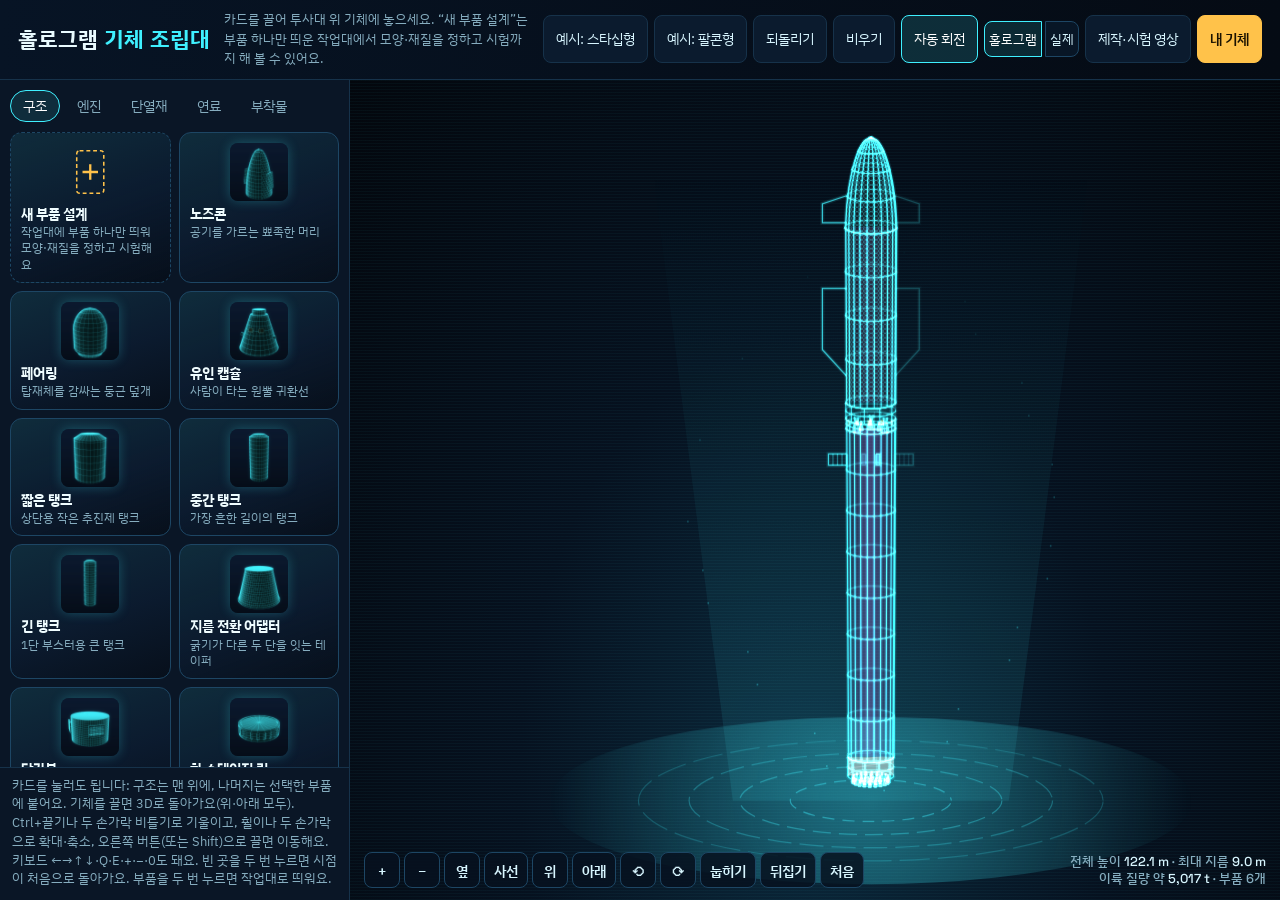
<file: index.html>
<!DOCTYPE html>
<html lang="ko">
<head>
<meta charset="utf-8">
<meta name="viewport" content="width=device-width,initial-scale=1">
<title>홀로그램 기체 조립대</title>
<link rel="preconnect" href="https://fonts.googleapis.com">
<link href="https://fonts.googleapis.com/css2?family=IBM+Plex+Sans+KR:wght@400;600;700&family=Space+Grotesk:wght@500;700&display=swap" rel="stylesheet">
<link rel="stylesheet" href="css/style.css">
</head>
<body>
<div class="app">
 <header>
  <h1>홀로그램 <span>기체 조립대</span></h1>
  <p>카드를 끌어 투사대 위 기체에 놓으세요. “새 부품 설계”는 부품 하나만 띄운 작업대에서 모양·재질을 정하고 시험까지 해 볼 수 있어요.</p>
  <div class="tb">
   <button class="b" id="exSS">예시: 스타십형</button><button class="b" id="exF9">예시: 팔콘형</button>
   <button class="b" id="undo">되돌리기</button><button class="b" id="clear">비우기</button><button class="b on" id="spin">자동 회전</button><span class="seg" role="group" aria-label="보기"><button class="b" data-look="holo" aria-pressed="true">홀로그램</button><button class="b" data-look="real" aria-pressed="false">실제</button></span><button class="b" id="studioBtn">제작·시험 영상</button><button class="b hot" id="shipsBtn" aria-expanded="false">내 기체</button>
  </div>
  <div class="pop" id="pop" hidden>
   <h3>기체 저장하기</h3>
   <div class="save"><input id="shipName" placeholder="기체 이름" maxlength="40"><button class="b hot" id="shipSave">저장</button></div>
   <ul class="ships" id="ships"></ul>
   <div class="tb"><button class="b" id="exp">파일로 내보내기</button><button class="b" id="impBtn">파일 가져오기</button><input type="file" id="imp" accept="application/json,.json" hidden></div>
  </div>
 </header>
 <aside class="deck">
  <div class="cats" id="cats" role="tablist"></div>
  <div class="cards" id="cards"></div>
  <div class="editor" id="editor" hidden></div>
  <p class="hint" id="hint">카드를 눌러도 됩니다: 구조는 맨 위에, 나머지는 선택한 부품에 붙어요. 기체를 끌면 3D로 돌아가요(위·아래 모두). Ctrl+끌기나 두 손가락 비틀기로 기울이고, 휠이나 두 손가락으로 확대·축소, 오른쪽 버튼(또는 Shift)으로 끌면 이동해요. 키보드 ←→↑↓·Q·E·+·−·0도 돼요. 빈 곳을 두 번 누르면 시점이 처음으로 돌아가요. 부품을 두 번 누르면 작업대로 띄워요.</p>
 </aside>
 <main class="stage" id="stage">
  <canvas id="cv"></canvas>
  <div class="mode" id="mode" hidden></div>
  <div class="selbox" id="selbox" hidden></div>
  <div class="hud" id="hud" hidden></div>
  <div class="empty" id="empty" hidden>투사대가 비어 있어요. 구조 카드나 “새 부품 설계”부터 시작해 보세요</div>
  <div class="viewctl" id="viewctl" role="toolbar" aria-label="홀로그램 시점">
   <button data-v="in" aria-label="확대" title="확대 (휠 위로)">+</button><button data-v="out" aria-label="축소" title="축소 (휠 아래로)">−</button>
   <button data-v="side" title="옆에서 보기">옆</button><button data-v="iso" title="비스듬히 보기">사선</button><button data-v="top" title="위에서 보기">위</button><button data-v="below" title="아래에서 올려다보기">아래</button>
   <button data-v="rl" aria-label="왼쪽으로 기울이기" title="왼쪽으로 기울이기 (Q, Ctrl+끌기)">⟲</button><button data-v="rr" aria-label="오른쪽으로 기울이기" title="오른쪽으로 기울이기 (E)">⟳</button><button data-v="lay" title="옆으로 눕히기 / 세우기">눕히기</button><button data-v="flip" title="거꾸로 뒤집기">뒤집기</button>
   <button data-v="reset" title="시점 처음으로 (빈 곳 두 번 클릭, 0)">처음</button>
  </div>
  <div class="info" id="info"></div>
  <div class="toast" id="toast"></div>
 </main>
</div>
<script src="js/01-data.js"></script>
<script src="js/02-shape.js"></script>
<script src="js/03-state.js"></script>
<script src="js/04-physics.js"></script>
<script src="js/05-deck.js"></script>
<script src="js/06-editor.js"></script>
<script src="js/07-test-run.js"></script>
<script src="js/08-render.js"></script>
<script src="js/09-test-fx.js"></script>
<script src="js/10-io.js"></script>
<script src="js/11-input.js"></script>
<script src="js/12-api.js"></script>
<script src="js/13-real.js"></script>
<script src="js/14-studio.js"></script>
<!-- 확장 모듈: 각 AI는 자기 파일 한 줄만 여기에 추가합니다 (핵심 파일은 고치지 않기) -->
<!-- <script src="js/ext/structure-lab.js"></script>   GPT: 구조 시험 시뮬레이션 -->
<script src="js/ext/insulation-lab.js"></script><!-- Gemini 엔진 + Claude 연결: 단열재 실험 -->
<!-- <script src="js/ext/engine-lab.js"></script>      Grok: 엔진 설계·시험·이미지 -->
<script src="js/99-boot.js"></script>
</body>
</html>
</file>
<file: css/style.css>
/* VOICE everyday — 만들고 시험하는 작업대
   IDEA 공상과학 격납고의 홀로그램 투사대와 시험장: 카드를 올리면 빛으로 조립되고, 부품 하나를 띄워 압력·플라즈마 시험을 건다
   PICTURE 투사대 위 와이어프레임 발사체, 작업대 모드에서는 부품 하나가 크게 떠서 시험 장비에 물린다
   COLOUR 밤 남색 바탕, 홀로그램 청록, 선택·치수는 호박색, 실패는 빨강, 연료는 각자의 색
   TYPE Space Grotesk (제목·숫자) + IBM Plex Sans KR
   LAYOUT 노트북: 왼쪽 카드 덱/설계 패널 · 가운데 투사대, 시험 계기는 오른쪽 위 / 휴대폰: 투사대 위, 덱·패널 아래 */
:root{color-scheme:dark;--bg:#050b14;--panel:#0a1626;--line:#16324a;--ink:#d8f6ff;--mut:#86adbf;--holo:#3ff0ff;--sel:#ffc24a;--warn:#ff5d73;--ok:#5dff9e}
*{box-sizing:border-box;min-width:0}
[hidden]{display:none!important}
html,body{height:100%;margin:0}
body{background:var(--bg);color:var(--ink);font:15px/1.5 "IBM Plex Sans KR",system-ui,sans-serif;overflow:hidden}
button,input,select{font:inherit;color:inherit}
.app{display:grid;grid-template-columns:minmax(280px,350px) minmax(0,1fr);grid-template-rows:auto minmax(0,1fr);height:100%}
header{grid-column:1/-1;display:flex;align-items:center;gap:14px;flex-wrap:wrap;padding:10px 18px;border-bottom:1px solid var(--line);background:linear-gradient(90deg,#071425,#050b14);position:relative;z-index:5}
h1{font:700 22px/1.1 "Space Grotesk","IBM Plex Sans KR",sans-serif;margin:0;color:#e9fbff}
h1 span{color:var(--holo)}
header p{margin:0;color:var(--mut);font-size:13px;flex:1 1 240px}
.tb{display:flex;gap:6px;flex-wrap:wrap}
.b{border:1px solid var(--line);background:#0b1b2e;border-radius:8px;padding:7px 12px;font-size:13.5px;cursor:pointer;min-height:36px}
.b:hover{border-color:var(--holo);color:#fff}
.b:disabled{opacity:.4;cursor:default}
.b.on{background:rgba(63,240,255,.14);border-color:var(--holo);color:#fff}
.b.hot{background:var(--sel);border-color:var(--sel);color:#1a1200;font-weight:600}
.b.arm{background:var(--warn);border-color:var(--warn);color:#fff}
.deck{border-right:1px solid var(--line);background:var(--panel);display:flex;flex-direction:column;min-height:0}
.cats{display:flex;gap:4px;padding:10px 10px 6px;flex-wrap:wrap}
.cat{border:1px solid transparent;background:none;border-radius:999px;padding:5px 12px;font-size:13.5px;color:var(--mut);cursor:pointer}
.cat.on{color:#fff;border-color:var(--holo);background:rgba(63,240,255,.1)}
.cat.ed{color:var(--sel)}.cat.ed.on{border-color:var(--sel);background:rgba(255,194,74,.12)}
.cards{flex:1;overflow:auto;padding:4px 10px 16px;display:grid;grid-template-columns:repeat(2,minmax(0,1fr));gap:8px;align-content:start;grid-auto-rows:max-content}
.sec{grid-column:1/-1;font-size:13px;color:var(--mut);margin:6px 2px 0}
.card{position:relative;border:1px solid #1d4664;border-radius:12px;padding:10px 10px 9px;background:linear-gradient(160deg,rgba(63,240,255,.10),rgba(43,140,255,.04) 55%,rgba(5,11,20,.6));cursor:grab;user-select:none;touch-action:pan-y;overflow:hidden}
.card.mine{border-color:#6b5a2a;background:linear-gradient(160deg,rgba(255,194,74,.13),rgba(5,11,20,.6))}
.card.new{border-style:dashed;cursor:pointer}
.card::after{content:"";position:absolute;inset:0;background:linear-gradient(115deg,transparent 30%,rgba(255,255,255,.10) 45%,transparent 60%);transform:translateX(-120%);transition:transform .6s;pointer-events:none}
.card:hover::after{transform:translateX(120%)}
.card:hover{border-color:var(--holo)}
.card svg,.card img{width:100%;height:58px;display:block;object-fit:contain}
.ic{position:relative;display:block}.ic img{position:absolute;inset:0;margin:auto;width:58px;border-radius:8px;box-shadow:0 0 12px rgba(63,240,255,.25)}.ic.has svg{visibility:hidden}
.card b{display:block;font-size:13.5px;line-height:1.3;margin-top:4px;color:#f0fdff}
.card small{display:block;color:var(--mut);font-size:12px;line-height:1.35;margin-top:2px}
.cbtn{position:absolute;top:6px;z-index:2;border:1px solid #6b5a2a;background:#1a1408;border-radius:999px;font-size:12px;padding:1px 8px;cursor:pointer}
.cbtn.del{right:6px}.cbtn.edt{left:6px}.cbtn.pic{left:6px;top:30px}.cbtn.pic.top{top:6px}
.edthumb{width:52px;height:52px;border-radius:8px;box-shadow:0 0 12px rgba(63,240,255,.25);align-self:center}
.cbtn.arm{background:var(--warn);border-color:var(--warn);color:#fff}
.dots{display:flex;gap:3px;margin-top:5px}
.dots i{width:16px;height:5px;border-radius:3px;background:#1d3346}
.dots i.ok{background:var(--ok)}.dots i.no{background:var(--warn)}
.deck .hint{margin:0;padding:8px 12px 12px;color:var(--mut);font-size:12.5px;border-top:1px solid var(--line)}
.editor{flex:1;overflow:auto;padding:4px 14px 18px}
.edhead{display:flex;align-items:baseline;gap:8px;margin:4px 0 8px;flex-wrap:wrap}
.edhead h2{font-size:16px;margin:0;color:var(--sel)}
.edhead small{color:var(--mut);font-size:12.5px}
details{border-top:1px solid var(--line);padding:8px 0}
summary{cursor:pointer;font-weight:600;font-size:14.5px;list-style:none;display:flex;justify-content:space-between;align-items:center;min-height:30px}
summary::-webkit-details-marker{display:none}
summary::after{content:"+";color:var(--mut);font-weight:400}
details[open]>summary::after{content:"−"}
.row{display:grid;grid-template-columns:4.6em minmax(0,1fr);align-items:center;gap:8px;margin:6px 0;font-size:13.5px;color:var(--mut)}
.row input,.row select{background:#06111f;border:1px solid #23506f;border-radius:8px;padding:7px 9px;font-size:16px;width:100%}
.lbl{font-size:13px;color:var(--mut);margin:8px 0 6px}
.shapes{display:grid;grid-template-columns:repeat(4,minmax(0,1fr));gap:6px;margin-bottom:8px}
.shp{border:1px solid #1d4664;background:#081626;border-radius:10px;padding:4px 2px 5px;cursor:pointer;font-size:12.5px;text-align:center}
.shp svg{width:100%;height:32px;display:block}
.shp.on{border-color:var(--sel);background:rgba(255,194,74,.12);color:#fff}
.fld{display:grid;grid-template-columns:5.6em minmax(0,1fr) auto;align-items:center;gap:8px;margin-bottom:5px;font-size:13.5px}
.fld label{color:var(--mut)}
.num{display:flex;align-items:center;gap:4px;white-space:nowrap;color:var(--mut);font-size:13px}
.num input{width:4.8em;background:#06111f;border:1px solid #23506f;border-radius:7px;padding:5px 6px;font-size:16px;text-align:right;font-variant-numeric:tabular-nums}
.props{display:grid;grid-template-columns:repeat(2,minmax(0,1fr));gap:6px 10px}
.props label{display:flex;flex-direction:column;font-size:12.5px;color:var(--mut)}
.props label span{display:flex;align-items:center;gap:4px;white-space:nowrap}
.props input{width:100%;background:#06111f;border:1px solid #23506f;border-radius:7px;padding:5px 6px;font-size:16px;text-align:right;font-variant-numeric:tabular-nums}
.derived{display:grid;grid-template-columns:repeat(3,minmax(0,1fr));gap:6px;margin:8px 0 2px}
.derived div{background:#06111f;border:1px solid var(--line);border-radius:8px;padding:5px 8px;font-size:12px;color:var(--mut)}
.derived b{display:block;font:600 15px/1.2 "Space Grotesk",sans-serif;color:var(--ink);white-space:nowrap}
input[type=range]{-webkit-appearance:none;appearance:none;height:28px;background:transparent;width:100%;cursor:pointer}
input[type=range]::-webkit-slider-runnable-track{height:4px;border-radius:2px;background:linear-gradient(90deg,var(--holo),#1d4664)}
input[type=range]::-moz-range-track{height:4px;border-radius:2px;background:linear-gradient(90deg,var(--holo),#1d4664)}
input[type=range]::-webkit-slider-thumb{-webkit-appearance:none;width:18px;height:18px;border-radius:50%;background:var(--sel);margin-top:-7px;box-shadow:0 0 10px rgba(255,194,74,.7)}
input[type=range]::-moz-range-thumb{width:18px;height:18px;border:0;border-radius:50%;background:var(--sel)}
.tests{display:grid;grid-template-columns:repeat(auto-fill,minmax(58px,1fr));gap:5px;margin:4px 0 8px}
.tbtn{border:1px solid #1d4664;background:#081626;border-radius:10px;padding:6px 2px;cursor:pointer;font-size:12.5px;line-height:1.25;text-align:center;position:relative}
.tbtn.on{border-color:var(--holo);background:rgba(63,240,255,.12);color:#fff}
.tbtn i{display:block;height:4px;border-radius:2px;background:#1d3346;margin:5px 6px 0}
.tbtn i.ok{background:var(--ok)}.tbtn i.no{background:var(--warn)}
.tdesc{font-size:13px;color:var(--mut);margin:0 0 6px}
.res{margin-top:8px;border:1px solid var(--line);border-radius:10px;padding:8px 10px;font-size:13px}
.res.ok{border-color:rgba(93,255,158,.5)}.res.no{border-color:rgba(255,93,115,.6)}
.res b{font-size:14px}
.res.ok b{color:var(--ok)}.res.no b{color:var(--warn)}
.res p{margin:3px 0 0;color:var(--mut)}
.chk{display:flex;align-items:center;gap:8px;font-size:13.5px;color:var(--mut);margin:6px 0}
.chk input{width:18px;height:18px}
.seg{display:flex;gap:4px;margin:6px 0}
.seg button{flex:1;border:1px solid #1d4664;background:#081626;border-radius:8px;padding:6px 4px;font-size:13px;cursor:pointer}
.seg button.on{border-color:var(--holo);background:rgba(63,240,255,.12);color:#fff}
.editor .tb{margin-top:8px}
.note{color:var(--mut);font-size:12.5px;margin:8px 0 0}
.stage{position:relative;min-height:0;overflow:hidden;background:radial-gradient(ellipse at 50% 85%,#0b2a3d 0,#06111f 45%,#03070d 100%)}
.stage canvas{position:absolute;inset:0;width:100%;height:100%;touch-action:none}
.stage::after{content:"";position:absolute;inset:0;pointer-events:none;background:repeating-linear-gradient(0deg,rgba(63,240,255,.035) 0 1px,transparent 1px 3px)}
.selbox{position:absolute;left:16px;top:16px;z-index:2;max-width:min(340px,calc(100% - 32px));border:1px solid #1d4664;border-radius:12px;background:rgba(6,17,31,.88);backdrop-filter:blur(6px);padding:10px 12px}
body.editing .selbox{display:none}
.selbox h2{margin:0;font-size:15px;color:var(--sel)}
.selbox p{margin:2px 0 0;color:var(--mut);font-size:13px}
.chips{display:flex;flex-wrap:wrap;gap:5px;margin:6px 0}
.chip{display:inline-flex;align-items:center;gap:6px;border:1px solid #23506f;border-radius:999px;padding:3px 4px 3px 10px;font-size:12.5px;background:#0b1b2e}
.chip i{width:9px;height:9px;border-radius:50%;display:inline-block}
.chip button{border:0;background:#13304a;border-radius:50%;width:22px;height:22px;cursor:pointer;line-height:1}
.selbox .tb .b{padding:5px 10px;min-height:32px}
.mode{position:absolute;left:16px;top:14px;z-index:2;font:600 13px/1.3 "IBM Plex Sans KR",sans-serif;color:var(--sel);background:rgba(6,17,31,.8);border:1px solid #6b5a2a;border-radius:999px;padding:5px 12px;pointer-events:none}
.hud{position:absolute;right:14px;top:14px;z-index:3;width:min(300px,calc(100% - 28px));border:1px solid var(--holo);border-radius:12px;background:rgba(5,14,26,.9);backdrop-filter:blur(6px);padding:10px 12px;font-size:13px}
.hud h3{margin:0 0 6px;font-size:14.5px;display:flex;justify-content:space-between;gap:8px}
.hud h3 em{font-style:normal;font-size:12.5px;color:var(--mut);font-weight:400}
.hud dl{display:grid;grid-template-columns:auto auto;gap:2px 10px;margin:0}
.hud dt{color:var(--mut)}.hud dd{margin:0;text-align:right;font:500 13.5px "Space Grotesk",sans-serif;white-space:nowrap}
.meter{position:relative;height:12px;border-radius:6px;background:#0e2338;margin:24px 0 22px}
.meter .fill{position:absolute;left:0;top:0;bottom:0;border-radius:6px;background:linear-gradient(90deg,var(--holo),var(--sel))}
.meter .mk{position:absolute;top:-4px;bottom:-4px;width:2px}
.meter .mk span{position:absolute;top:18px;transform:translateX(-50%);font-size:11.5px;white-space:nowrap}
.hud .verdict{margin-top:4px;font-weight:600}
.hud .verdict.ok{color:var(--ok)}.hud .verdict.no{color:var(--warn)}
.viewctl{position:absolute;left:14px;bottom:12px;z-index:2;display:flex;gap:4px;flex-wrap:wrap;max-width:calc(100% - 28px)}
.viewctl button{min-width:36px;height:36px;padding:0 9px;border:1px solid #1d4664;background:rgba(6,17,31,.85);border-radius:8px;font:600 14px "IBM Plex Sans KR",sans-serif;cursor:pointer;color:var(--ink)}
.viewctl button:hover{border-color:var(--holo)}
.info{position:absolute;right:14px;bottom:12px;z-index:2;font:500 13px/1.3 "Space Grotesk","IBM Plex Sans KR",sans-serif;color:var(--mut);text-align:right;pointer-events:none}
.info b{color:var(--ink);font-weight:500}
.toast{position:absolute;left:50%;bottom:48px;transform:translateX(-50%);z-index:4;background:rgba(10,22,38,.95);border:1px solid var(--holo);border-radius:10px;padding:8px 14px;font-size:13.5px;opacity:0;transition:opacity .25s;pointer-events:none;max-width:calc(100% - 32px)}
.toast.on{opacity:1}
.ghost{position:fixed;z-index:30;pointer-events:none;width:120px;opacity:.9;transform:translate(-50%,-60%) rotate(-4deg);box-shadow:0 0 24px rgba(63,240,255,.45)}
.empty{position:absolute;inset:auto 0 30% 0;text-align:center;color:var(--mut);font-size:15px;pointer-events:none;z-index:1}
.pop{position:absolute;right:16px;top:calc(100% + 6px);width:min(340px,calc(100vw - 32px));background:#0a1626;border:1px solid var(--holo);border-radius:12px;padding:12px;box-shadow:0 10px 40px rgba(0,0,0,.6)}
.pop h3{margin:0 0 8px;font-size:15px}
.pop .save{display:flex;gap:6px}
.pop .save input{flex:1;background:#06111f;border:1px solid #23506f;border-radius:8px;padding:7px 9px;font-size:16px}
.ships{list-style:none;margin:10px 0;padding:0;max-height:220px;overflow:auto}
.ships li{display:flex;align-items:center;gap:6px;padding:6px 0;border-top:1px solid var(--line);font-size:13.5px}
.ships li span{flex:1;overflow-wrap:anywhere}
.ships li small{color:var(--mut)}
.ships .b{padding:4px 9px;min-height:30px}
@media(max-width:760px){
.app{grid-template-columns:minmax(0,1fr);grid-template-rows:auto minmax(0,1fr) auto}
.deck{grid-row:3;border-right:0;border-top:1px solid var(--line);height:216px}
body.edpanel .deck{height:min(54svh,440px)}
body.testing .viewctl{display:none}
.viewctl button{height:32px;min-width:32px}
body.testing .deck{height:min(36svh,300px)}
.cards{flex:0 0 auto;height:166px;grid-template-columns:none;grid-auto-flow:column;grid-auto-columns:136px;overflow-x:auto;overflow-y:hidden}
.sec{display:none}
.card{touch-action:pan-x}
.deck .hint,header p{display:none}
header{padding:8px 16px}h1{font-size:19px}
.b{padding:6px 10px;font-size:13px;min-height:34px}
.selbox{left:10px;top:10px;padding:8px 10px}.selbox p{display:none}
.hud{top:auto;bottom:10px;right:10px;padding:8px 10px}.hud dl{grid-template-columns:auto auto auto auto}
.info{display:none}
.tbtn{font-size:11.5px}
}
@media(prefers-reduced-motion:reduce){.card::after{display:none}}
/* 보기 전환 [홀로그램 | 실제] + 실제 모습 스튜디오 배경 */
.seg{display:inline-flex;white-space:nowrap;flex:none}.seg .b{flex:none}.seg .b{border-radius:0}.seg .b:first-child{border-radius:8px 0 0 8px}.seg .b:last-child{border-radius:0 8px 8px 0;margin-left:-1px}
body.real .stage{background:radial-gradient(ellipse at 50% 35%,#3b4655 0,#1d242e 50%,#0b0f15 100%)}
body.real .stage::after{display:none}
/* 제작·시험 영상관 (14-studio.js) */
.studio{position:fixed;inset:0;z-index:50;background:#030911;display:flex;flex-direction:column}
.st-head{display:flex;align-items:center;gap:14px;padding:10px 16px;border-bottom:1px solid var(--line);background:linear-gradient(90deg,#071425,#050b14)}
.st-head b{font:700 19px "Space Grotesk","IBM Plex Sans KR",sans-serif;color:#e9fbff}
.st-head span{color:var(--mut);font-size:13px;flex:1}
.st-body{flex:1;min-height:0;display:grid;grid-template-columns:250px minmax(0,1fr)}
.st-list{overflow:auto;border-right:1px solid var(--line);padding:8px;background:var(--panel)}
.st-list h4{margin:10px 6px 6px;font-size:12px;color:var(--holo);letter-spacing:.04em}
.st-item{display:block;width:100%;text-align:left;border:1px solid transparent;background:none;border-radius:8px;padding:8px 10px;cursor:pointer;margin-bottom:4px}
.st-item b{display:block;font-size:14px}.st-item small{display:block;color:var(--mut);font-size:12px;line-height:1.35}
.st-item:hover{border-color:var(--line)}.st-item.on{border-color:var(--holo);background:rgba(63,240,255,.1)}
.st-main{display:flex;flex-direction:column;min-height:0;padding:10px 14px;gap:8px}
.st-cvw{flex:1;min-height:180px;position:relative}.st-cvw canvas{position:absolute;inset:0;border-radius:8px}
.st-cap{min-height:64px;border:1px solid var(--line);border-radius:8px;padding:8px 12px;background:var(--panel)}
.st-cap b{font-size:16px;color:#fff;margin-left:8px}.st-cap p{margin:4px 0 0;color:#cfe9f3;font-size:14px}
.st-n{font:700 12px "Space Grotesk",sans-serif;color:#1a1200;background:var(--sel);border-radius:999px;padding:2px 8px}
.st-bar{position:relative;height:26px}.st-bar input{position:absolute;inset:0;width:100%;margin:0;accent-color:var(--sel)}
.st-ticks{position:absolute;left:0;right:0;top:0;height:8px;z-index:1;pointer-events:none}
.st-tick{position:absolute;top:-2px;width:12px;height:12px;margin-left:-6px;border-radius:50%;border:2px solid var(--holo);background:#06111f;cursor:pointer;pointer-events:auto;padding:0}
.st-tick.on{background:var(--sel);border-color:var(--sel)}
.st-ctl{display:flex;gap:6px;flex-wrap:wrap;align-items:center}
.st-ctl select{background:#0b1b2e;border:1px solid var(--line);border-radius:8px;padding:6px 8px;min-height:36px}
.st-sp,.st-opts label{font-size:13px;color:var(--mut);display:inline-flex;gap:6px;align-items:center}
.st-opts{display:inline-flex;gap:8px;flex-wrap:wrap;margin-left:auto}
.st-time{font:600 13px "Space Grotesk",sans-serif;color:var(--mut);min-width:70px}
body.studio-open .app{visibility:hidden}
@media (max-width:760px){.st-body{grid-template-columns:1fr;grid-template-rows:auto minmax(0,1fr)}.st-list{display:flex;gap:6px;overflow-x:auto;border-right:0;border-bottom:1px solid var(--line);padding:6px}.st-list h4{display:none}.st-item{flex:0 0 auto;width:auto;margin:0}.st-item small{display:none}.st-head span{display:none}.st-opts{margin-left:0}}
</file>
